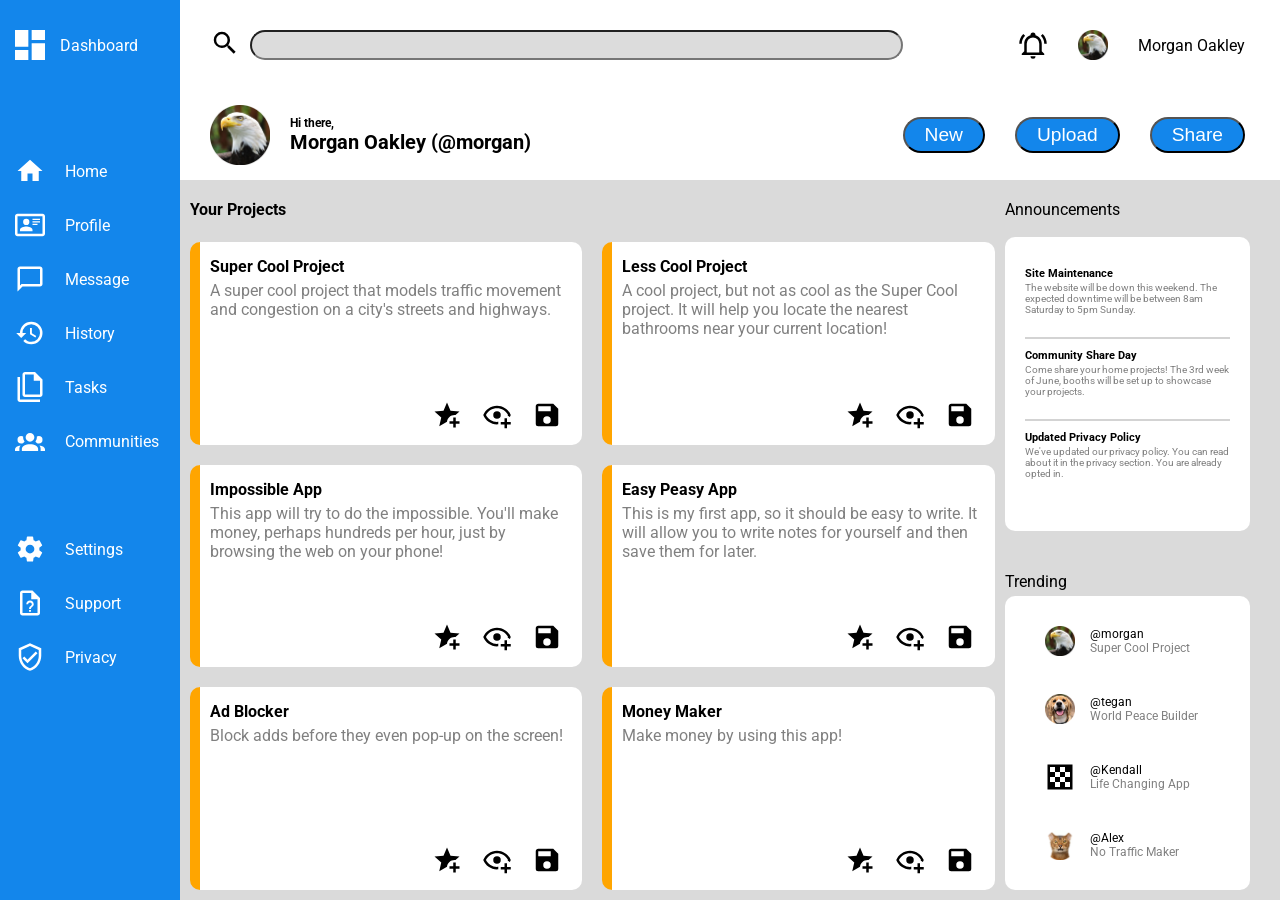
<file: index.html>
<!DOCTYPE html>
<html lang="en">
  <head>
    <meta charset="UTF-8">
    <meta http-equiv="X-UA-Compatible" content="IE=edge">
    <meta name="viewport" content="width=device-width, initial-scale=1.0">
    <title>Admin Dashboard</title>
    <link rel="stylesheet" href="styles/style.css">
  </head>
  <body>
    <div class="container">

        <div class="header">
            <div class="search">
                <label for="search-box"><img src="images/magnify.svg"></label>
                <input type="text" id="search-box" name="search-box" size="80">
            </div>
            <div class="alert">
                <img src="images/bell-ring-outline.svg">
                <img src="images/eagle.gif">
                <p>Morgan Oakley</p>
            </div>
            <div class="greeting">
                <img src="images/eagle.gif">
                <div class="greeting-message">
                    <p>Hi there,</p>
                    <p>Morgan Oakley (@morgan)</p>
                </div>
            </div>
            <div class="interaction">
                <button>New</button>
                <button>Upload</button>
                <button>Share</button>
            </div>
        </div>

        <div class="sidebar">
            <div class="dashboard-header">
                <!-- <div class="dashboard-label"> -->
                <img src="images/view-dashboard.svg" id="dashboard-icon">
                <p id="dashboard-text">Dashboard</p>
                <!-- </div> -->
            </div>

            <div class="personal-link">
                <div></div>
                <div class="home-link">
                    <img src="images/home.svg" id="home-icon">
                    <p id="home-text">Home</p>
                </div>
                <div class="profile-link">
                    <img src="images/card-account-details-outline.svg" id="profile-icon">
                    <p id="profile-text">Profile</p>
                </div>
                <div class="messages-link">
                    <img src="images/message-outline.svg" id="message-icon">
                    <p id="message-text">Message</p>
                </div>
                <div class="history-link">
                    <img src="images/history.svg" id="history-icon">
                    <p id="history-text">History</p>
                </div>
                <div class="tasks-link">
                    <img src="images/file-multiple-outline.svg" id="tasks-icon">
                    <p id="tasks-text">Tasks</p>
                </div>
                <div class="communities-link">
                    <img src="images/account-group.svg" id="communities-icon">
                    <p id="communities-text">Communities</p>
                </div>
                <div></div>
                <div class="settings-link">
                    <img src="images/cog.svg" id="settings-icon">
                    <p id="settings-text">Settings</p>
                </div>
                <div class="support-link">
                    <img src="images/file-question-outline.svg" id="support-icon">
                    <p id="support-text">Support</p>
                </div>
                <div class="privacy-link">
                    <img src="images/shield-check-outline.svg" id="privacy-icon">
                    <p id="privacy-text">Privacy</p>
                </div>
            </div>
        </div>

        <div class="main">
            <div class="projects-header">
                <p>Your Projects</p>
            </div>

            <div class="announcements-header">
                <p>Announcements</p>
            </div>

            <div class="projects-list">
                <div class="individual-project">
                    <div class="project-description">
                        <p>Super Cool Project</p>
                        <p>A super cool project that models traffic movement and 
                            congestion on a city's streets and highways.
                        </p>
                    </div>
                    <div class="project-interaction-icons">
                        <img src="images/star-plus.svg">
                        <img src="images/eye-plus-outline.svg">
                        <img src="images/content-save.svg">
                    </div>
                </div>
                <div class="individual-project">
                    <div class="project-description">
                        <p>Less Cool Project</p>
                        <p>A cool project, but not as cool as the Super Cool project.
                            It will help you locate the nearest bathrooms near your current
                            location!
                        </p>
                    </div>
                    <div class="project-interaction-icons">
                        <img src="images/star-plus.svg">
                        <img src="images/eye-plus-outline.svg">
                        <img src="images/content-save.svg">
                    </div>
                </div>
                <div class="individual-project">
                    <div class="project-description">
                        <p>Impossible App</p>
                        <p>This app will try to do the impossible.  You'll make money,
                            perhaps hundreds per hour, just by browsing the web on your
                            phone!
                        </p>
                    </div>
                    <div class="project-interaction-icons">
                        <img src="images/star-plus.svg">
                        <img src="images/eye-plus-outline.svg">
                        <img src="images/content-save.svg">
                    </div>
                </div>
                <div class="individual-project">
                    <div class="project-description">
                        <p>Easy Peasy App</p>
                        <p>This is my first app, so it should be easy to write.  It will
                            allow you to write notes for yourself and then save them for 
                            later.
                        </p>
                    </div>
                    <div class="project-interaction-icons">
                        <img src="images/star-plus.svg">
                        <img src="images/eye-plus-outline.svg">
                        <img src="images/content-save.svg">
                    </div>
                </div>
                <div class="individual-project">
                    <div class="project-description">
                        <p>Ad Blocker</p>
                        <p>Block adds before they even pop-up on the screen!
                        </p>
                    </div>
                    <div class="project-interaction-icons">
                        <img src="images/star-plus.svg">
                        <img src="images/eye-plus-outline.svg">
                        <img src="images/content-save.svg">
                    </div>
                </div>
                <div class="individual-project">
                    <div class="project-description">
                        <p>Money Maker</p>
                        <p>Make money by using this app!
                        </p>
                    </div>
                    <div class="project-interaction-icons">
                        <img src="images/star-plus.svg">
                        <img src="images/eye-plus-outline.svg">
                        <img src="images/content-save.svg">
                    </div>
                </div>

            </div>

            <div class="announcements-trending-list">
                <div class="announcements-list">
                    <div class="announcement announcement-1">
                        <p>Site Maintenance</p>
                        <p>The website will be down this weekend.  The expected
                            downtime will be between 8am Saturday to 5pm Sunday.  
                        </p>
                    </div>
                    <div class="announcement announcement-2">
                        <p>Community Share Day</p>
                        <p>Come share your home projects!  The 3rd week of June,
                            booths will be set up to showcase your projects.
                        </p>
                    </div>
                    <div class="announcement announcement-3">
                        <p>Updated Privacy Policy</p>
                        <p>We've updated our privacy policy.  You can read about it in the
                            privacy section.  You are already opted in.
                        </p>
                    </div>
                </div>

                <div class="trending-header">
                    <p>Trending</p>
                </div>

                <div class="trending-list">
                    <div class="trend">
                        <img src="images/eagle.gif" class="trend-img">
                        <div class="trend-message">
                            <p class="trend-person">@morgan</p>
                            <p class="trend-status">Super Cool Project</p>
                        </div>
                    </div>
                    <div class="trend">
                         <img src="images/dog.png" class="trend-img">
                        <div class="trend-message">
                            <p class="trend-person">@tegan</p>
                            <p class="trend-status">World Peace Builder</p>
                        </div>
                    </div>
                    <div class="trend">
                         <img src="images/checkerboard.svg" class="trend-img">
                        <div class="trend-message">
                            <p class="trend-person">@Kendall</p>
                            <p class="trend-status">Life Changing App</p>
                        </div>
                    </div>
                    <div class="trend">
                        <img src="images/cat.png" class="trend-img">
                        <div class="trend-message">
                            <p class="trend-person">@Alex</p>
                            <p class="trend-status">No Traffic Maker</p>
                        </div>
                    </div>
                </div>
            </div>
        </div>
    </div>
  </body>
</html>
</file>
<file: styles/style.css>
@import url('https://fonts.googleapis.com/css2?family=Great+Vibes&family=Roboto:ital,wght@0,100..900;1,100..900&display=swap');

* {
    margin: 0;
    padding: 0;
    box-sizing: border-box;
}

html,
body {
    height: 100vh;
    width: 100vw;
    font-family: "Roboto" ;
}

.container {
    display: grid;
    height: 100%;
    grid-template-columns: 1fr 4fr;
    grid-template-rows: 1fr 4fr;
}

.header {
    grid-column: 2 / 3;
    display: grid;
    grid-template-columns: 2fr 1fr;
    grid-template-rows: 1fr 1fr;
    padding: 0px 35px 0px 30px;
}

.search {
    grid-column: 1 / 2;
    grid-row: 1 / 2;
    display: flex;
    align-items: center;
}

.search img {
    height: 30px;
    width: 30px;
    margin-right: 10px;
}

.alert {
    grid-column: 2 / 3;
    grid-row: 1 / 2;
    display: flex;
    gap: 30px;
    align-items: center;
    justify-content: flex-end;
}

#search-box {
    background-color:#DCDCDC;
    border-radius: 20px;
    height: 30px;
}

.alert img,
.trend-img {
    height: 30px;
    width: 30px;
}

.greeting {
    grid-column: 1 / 2;
    grid-row: 2 / 3;
    display: flex;
    align-items: center;
}

.greeting img {
    height: 60px;
    width: 60px;
    margin-right: 20px;
}

.greeting-message {
    font-weight: bold;
}

.greeting-message > p {
    font-size: 12px;
}

.greeting-message > p + p{
    font-size: 20px;
}

.interaction {
    grid-column: 2 / 3;
    grid-row: 2 / 3;
    display: flex;
    align-items: center;
    justify-content: flex-end;
    gap: 30px;
}

.interaction button {
    padding: 5px 20px;
    background-color: rgb(19, 134, 235);
    color: white;
    border-radius: 20px;
    font-size: 1.2em;
}

.sidebar {
    background-color: rgb(19, 134, 235);
    grid-column: 1 / 2;
    grid-row: 1 / 3;
    display: grid;
    grid-template-rows: 1fr 90%;
    color: white;
}

.dashboard-header {
    display: flex;
    align-items: center;
    padding-left: 10px;
}

.dashboard-header img {
    height: 40px;
    width: 40px;
    margin-right: 10px;
    filter: brightness(0) invert(1);
}

.dashboard-header p {
    display: inline;
}

.personal-link {
    display: grid;
    grid-template-rows: repeat(15, 1fr);
}

.personal-link div,
.settings div {
    display: flex;
    align-items: center;
    padding-left: 15px;
}

.personal-link img,
.settings img {
    height: 30px;
    width: 30px;
    margin-right: 20px;
    filter: brightness(0) invert(1);

}

.personal-link p {
    display: inline;
}

.main {
    background-color: #DADADA;
    grid-column: 2 / 3;
    grid-row: 2 / 3;
    display: grid;
    grid-template-columns: 75% 25%;
    grid-template-rows: 8% 92%;
    padding-bottom: 10px;
}

.projects-header {
    grid-column: 1 / 2;
}

.announcements-header {
    grid-column: 2 / 3;
}

.projects-header p,
.announcements-header p {
    position: relative;
    left: 0px;
    top: 20px;
}

.projects-header p {
    position: relative;
    left: 10px;
    top: 20px;
    font-weight: bold;
}

.projects-list {
    grid-column: 1 / 2;
    grid-row: 2 / 3;
    display: grid;
    grid-template-columns: 1fr 1fr;
    grid-template-rows: repeat(3, 1fr);
    gap: 20px;
    padding: 5px 10px 0px 10px;
}

.projects-list img {
    height: 30px;
    width: 30px;
}

.project-description > p:first-child {
    font-weight: bold;
    font-size: 16px;
    margin-bottom: 5px;
}

.project-description > p:first-child + p {
    color: gray;
}

.individual-project {
    background-color: white;
    border-left: 10px solid orange;
    border-radius: 10px;
    display: flex;
    flex-direction: column;
    justify-content:space-between;
    padding: 15px 10px;
}

.project-interaction-icons {
    align-self: flex-end;
    display: flex;
    padding-right: 10px;
    gap: 20px;
}

.announcements-trending-list {
    padding-right: 30px;
    grid-column: 2 / 3;
    grid-row: 2 / 3;
    display: grid;
    grid-template-rows: 45% 10% 45%;
}

.announcements-list,
.trending-list {
    background-color: white;
    border-radius: 10px;
    display: flex;
    flex-direction: column;
    align-items: stretch;
    justify-content: space-between;
    padding: 30px 20px 30px 20px;
}

.announcement {
    flex-grow: 1;
    padding-bottom: 5px;
}

.announcement > p:first-child {
    font-weight: bold;
    font-size: 11px;
    margin-bottom: 2px;
}

.announcement > p:first-child + p {
    font-size: 10px;
    color: gray;
}


.announcement-1,
.announcement-2 {
    border-bottom: 2px solid #D3D3D3;
}

.announcement-2,
.announcement-3 {
    padding-top: 10px;
}

.trending-header {
    display: flex;
    flex-direction: column;
    justify-content: end;
    padding-bottom: 5px;
}

.trend {
    display: flex;
    align-items: center;
    padding-left: 20px;
    font-size: 12px;
}

.trend-message > p:first-child + p {
    color: gray;
}

.trend img {
    margin-right: 15px;
}
</file>
